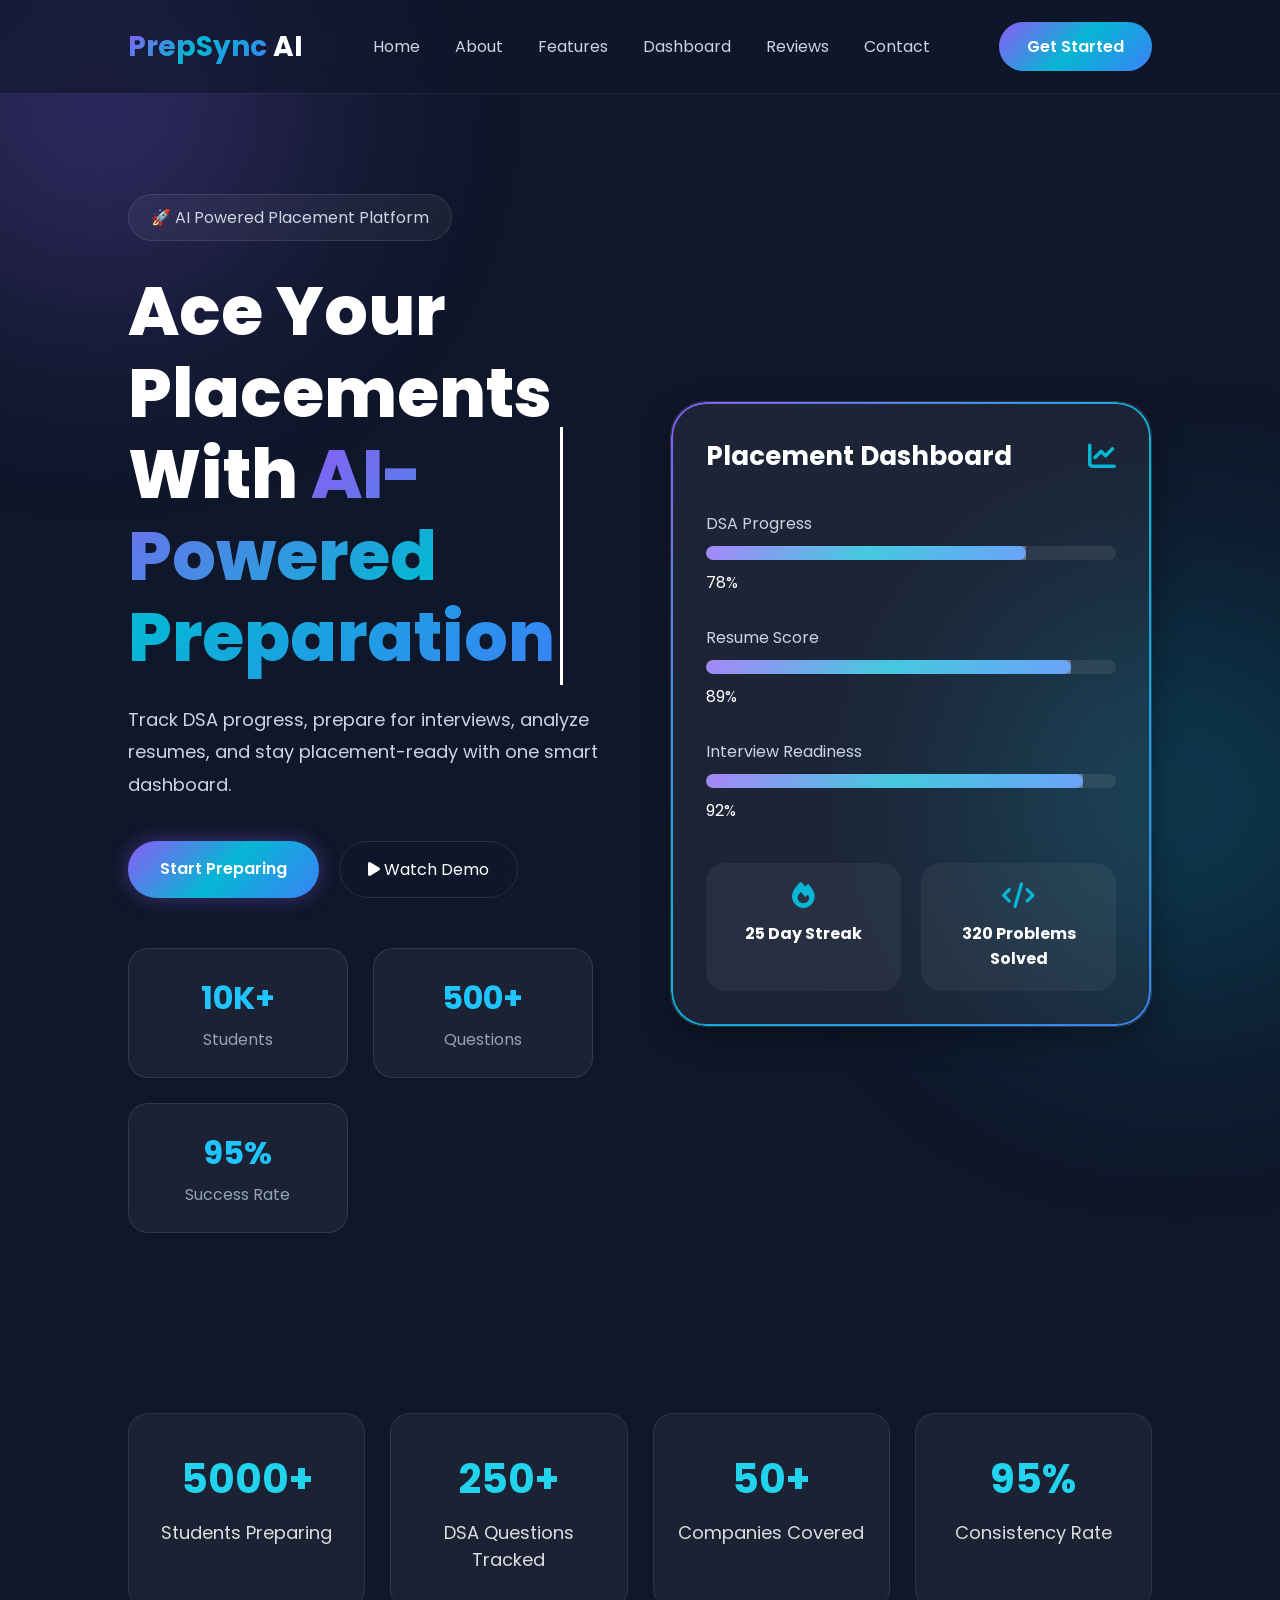
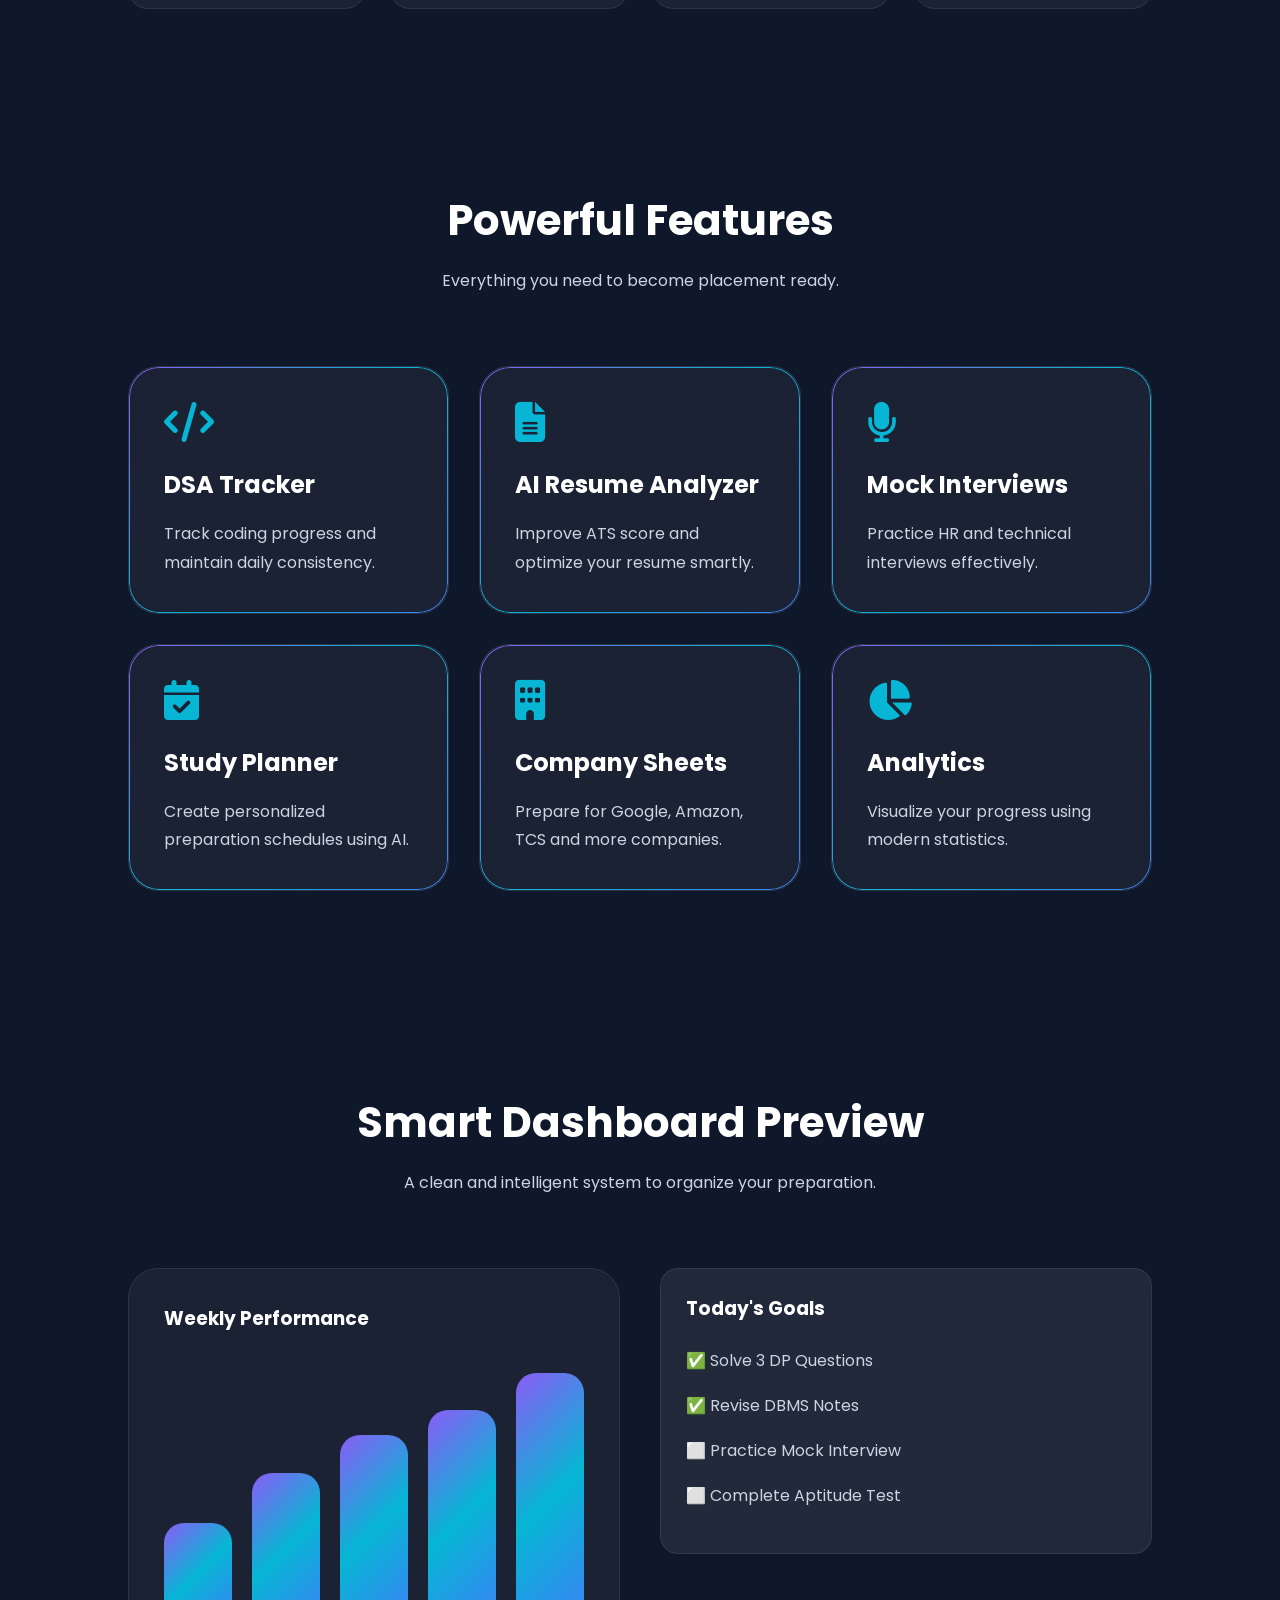
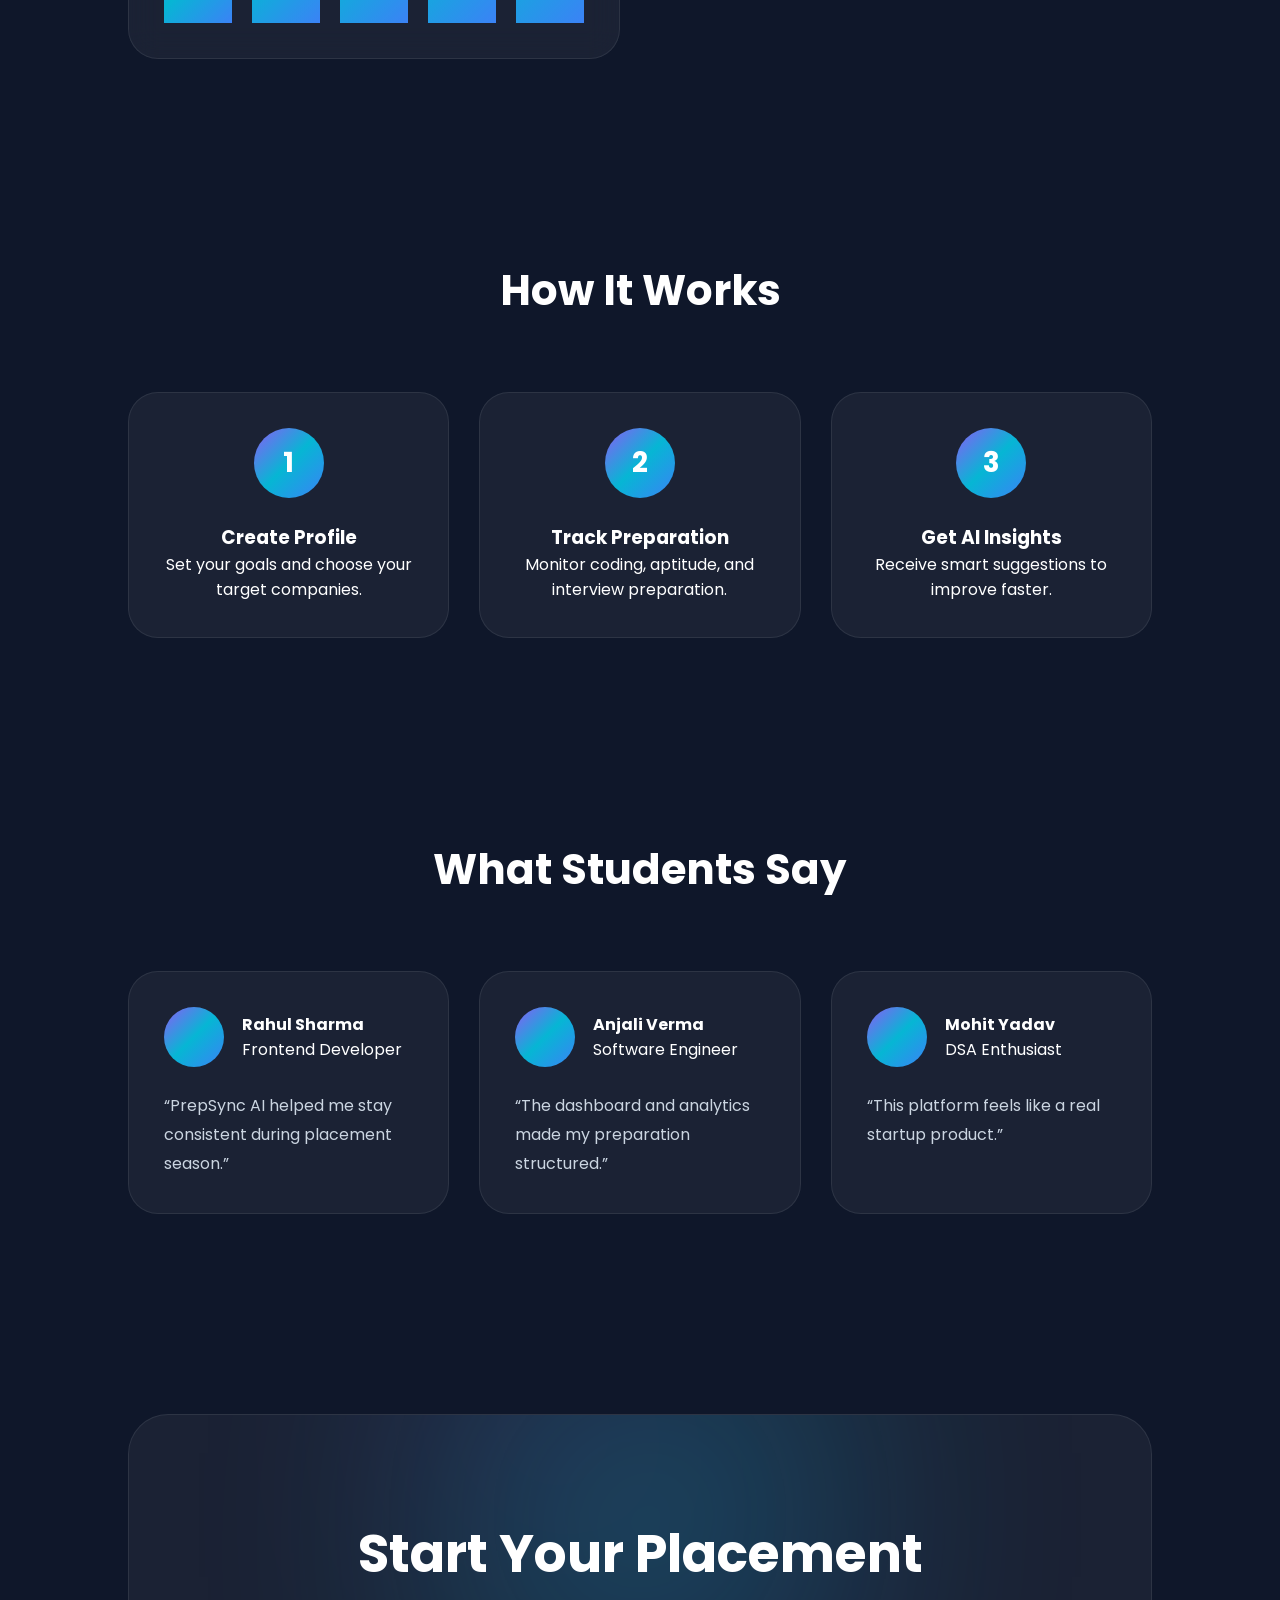
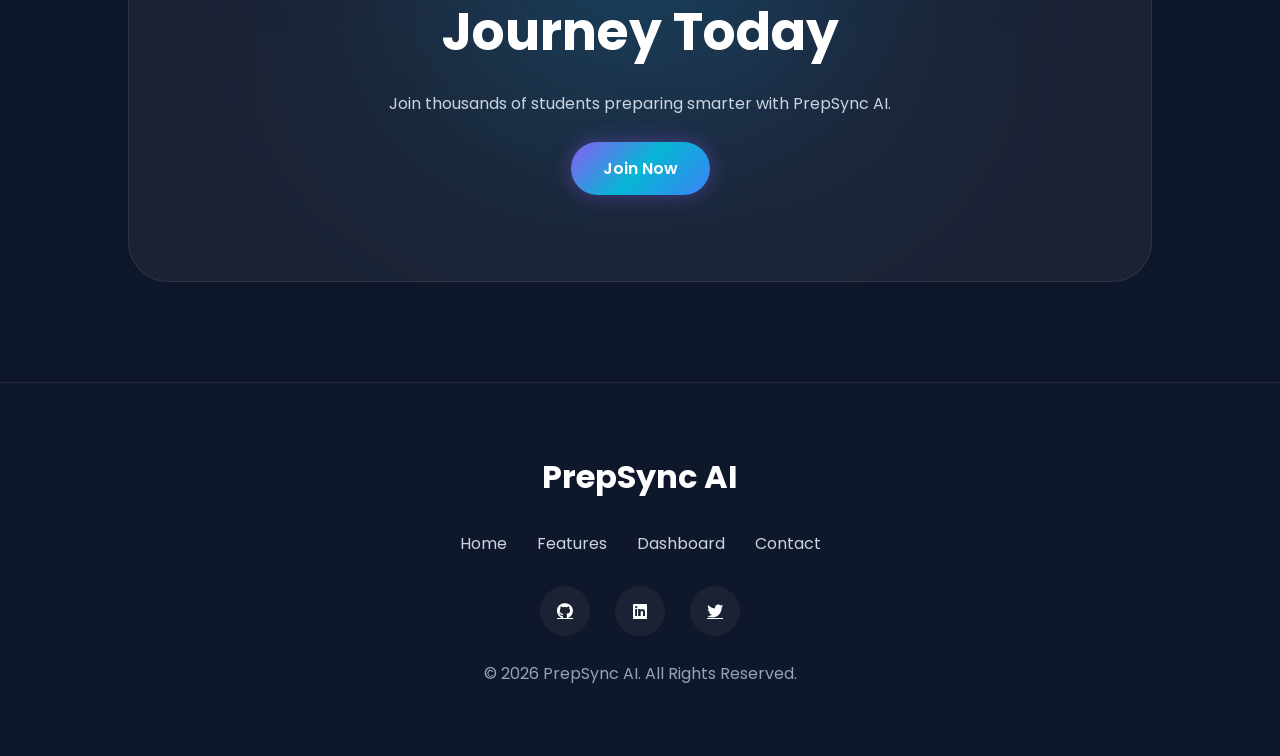
<file: index.html>
<!DOCTYPE html>
<html lang="en">
<head>
  <meta charset="UTF-8" />
  <meta name="viewport" content="width=device-width, initial-scale=1.0" />
  <title>PrepSync AI | Placement Preparation Dashboard</title>

  <!-- Google Font -->
  <link rel="preconnect" href="https://fonts.googleapis.com">
  <link rel="preconnect" href="https://fonts.gstatic.com" crossorigin>

  <link href="https://fonts.googleapis.com/css2?family=Poppins:wght@300;400;500;600;700;800&display=swap" rel="stylesheet">

  <!-- Font Awesome -->
  <link rel="stylesheet"
    href="https://cdnjs.cloudflare.com/ajax/libs/font-awesome/6.5.2/css/all.min.css"/>

  <link rel="stylesheet" href="style.css" />
</head>

<body>

  <!-- ================= NAVBAR ================= -->

  <header class="navbar">

    <div class="logo">
      <span>PrepSync</span> AI
    </div>

    <nav>
      <ul class="nav-links">
        <li><a href="#">Home</a></li>
        <li><a href="about.html">About</a></li>
        <li><a href="#features">Features</a></li>
        <li><a href="dashboard.html">Dashboard</a></li>
        <li><a href="#testimonials">Reviews</a></li>
        <li><a href="contact.html">Contact</a></li>
        
      </ul>
    </nav>

    <a href="#" class="nav-btn">Get Started</a>

  </header>

  <!-- ================= HERO SECTION ================= -->

  <section class="hero">

    <div class="hero-left">

      <div class="tag">
        🚀 AI Powered Placement Platform
      </div>

      <h1>
        Ace Your Placements With
        <span>AI-Powered Preparation</span>
      </h1>

      <p>
        Track DSA progress, prepare for interviews, analyze resumes,
        and stay placement-ready with one smart dashboard.
      </p>

      <div class="hero-buttons">
        <a href="#" class="primary-btn">Start Preparing</a>
        <a href="#" class="secondary-btn">
          <i class="fa-solid fa-play"></i> Watch Demo
        </a>
      </div>

      <div class="hero-stats">

        <div class="stat-box">
          <h3>10K+</h3>
          <span>Students</span>
        </div>

        <div class="stat-box">
          <h3>500+</h3>
          <span>Questions</span>
        </div>

        <div class="stat-box">
          <h3>95%</h3>
          <span>Success Rate</span>
        </div>

      </div>

    </div>

    <!-- RIGHT SIDE -->

    <div class="hero-right">

      <div class="dashboard-card main-card">

        <div class="dashboard-header">
          <h3>Placement Dashboard</h3>
          <i class="fa-solid fa-chart-line"></i>
        </div>

        <div class="progress-section">

          <div class="progress-card">
            <p>DSA Progress</p>

            <div class="progress-bar">
              <div class="progress-fill fill1"></div>
            </div>

            <span>78%</span>
          </div>

          <div class="progress-card">
            <p>Resume Score</p>

            <div class="progress-bar">
              <div class="progress-fill fill2"></div>
            </div>

            <span>89%</span>
          </div>

          <div class="progress-card">
            <p>Interview Readiness</p>

            <div class="progress-bar">
              <div class="progress-fill fill3"></div>
            </div>

            <span>92%</span>
          </div>

        </div>

        <div class="dashboard-bottom">

          <div class="mini-card">
            <i class="fa-solid fa-fire"></i>
            <h4>25 Day Streak</h4>
          </div>

          <div class="mini-card">
            <i class="fa-solid fa-code"></i>
            <h4>320 Problems Solved</h4>
          </div>

        </div>

      </div>

    </div>

  </section>
  <section class="stats-section">
    <div class="stats-container">

        <div class="stat-card">
            <h3>5000+</h3>
            <p>Students Preparing</p>
        </div>

        <div class="stat-card">
            <h3>250+</h3>
            <p>DSA Questions Tracked</p>
        </div>

        <div class="stat-card">
            <h3>50+</h3>
            <p>Companies Covered</p>
        </div>

        <div class="stat-card">
            <h3>95%</h3>
            <p>Consistency Rate</p>
        </div>

    </div>
</section>

  <!-- ================= FEATURES ================= -->

  <section class="features" id="features">

    <div class="section-title">
      <h2>Powerful Features</h2>
      <p>
        Everything you need to become placement ready.
      </p>
    </div>

    <div class="feature-grid">

      <div class="feature-card">
        <i class="fa-solid fa-code"></i>
        <h3>DSA Tracker</h3>
        <p>
          Track coding progress and maintain daily consistency.
        </p>
      </div>

      <div class="feature-card">
        <i class="fa-solid fa-file-lines"></i>
        <h3>AI Resume Analyzer</h3>
        <p>
          Improve ATS score and optimize your resume smartly.
        </p>
      </div>

      <div class="feature-card">
        <i class="fa-solid fa-microphone"></i>
        <h3>Mock Interviews</h3>
        <p>
          Practice HR and technical interviews effectively.
        </p>
      </div>

      <div class="feature-card">
        <i class="fa-solid fa-calendar-check"></i>
        <h3>Study Planner</h3>
        <p>
          Create personalized preparation schedules using AI.
        </p>
      </div>

      <div class="feature-card">
        <i class="fa-solid fa-building"></i>
        <h3>Company Sheets</h3>
        <p>
          Prepare for Google, Amazon, TCS and more companies.
        </p>
      </div>

      <div class="feature-card">
        <i class="fa-solid fa-chart-pie"></i>
        <h3>Analytics</h3>
        <p>
          Visualize your progress using modern statistics.
        </p>
      </div>

    </div>

  </section>

  <!-- ================= DASHBOARD PREVIEW ================= -->

  <section class="dashboard-preview" id="dashboard">

    <div class="section-title">
      <h2>Smart Dashboard Preview</h2>
      <p>
        A clean and intelligent system to organize your preparation.
      </p>
    </div>

    <div class="preview-container">

      <div class="preview-left">

        <div class="preview-box">
          <h3>Weekly Performance</h3>

          <div class="graph">
            <div class="bar bar1"></div>
            <div class="bar bar2"></div>
            <div class="bar bar3"></div>
            <div class="bar bar4"></div>
            <div class="bar bar5"></div>
          </div>

        </div>

      </div>

      <div class="preview-right">

        <div class="task-card">
          <h3>Today's Goals</h3>

          <ul>
            <li>✅ Solve 3 DP Questions</li>
            <li>✅ Revise DBMS Notes</li>
            <li>⬜ Practice Mock Interview</li>
            <li>⬜ Complete Aptitude Test</li>
          </ul>
        </div>

      </div>

    </div>

  </section>

  <!-- ================= HOW IT WORKS ================= -->

  <section class="how-it-works">

    <div class="section-title">
      <h2>How It Works</h2>
    </div>

    <div class="steps-container">

      <div class="step-card">
        <div class="step-number">1</div>
        <h3>Create Profile</h3>
        <p>
          Set your goals and choose your target companies.
        </p>
      </div>

      <div class="step-card">
        <div class="step-number">2</div>
        <h3>Track Preparation</h3>
        <p>
          Monitor coding, aptitude, and interview preparation.
        </p>
      </div>

      <div class="step-card">
        <div class="step-number">3</div>
        <h3>Get AI Insights</h3>
        <p>
          Receive smart suggestions to improve faster.
        </p>
      </div>

    </div>

  </section>

  <!-- ================= TESTIMONIALS ================= -->

  <section class="testimonials" id="testimonials">

    <div class="section-title">
      <h2>What Students Say</h2>
    </div>

    <div class="testimonial-grid">

      <div class="testimonial-card">

        <div class="profile">
          <div class="profile-circle"></div>

          <div>
            <h4>Rahul Sharma</h4>
            <span>Frontend Developer</span>
          </div>
        </div>

        <p>
          “PrepSync AI helped me stay consistent during placement season.”
        </p>

      </div>

      <div class="testimonial-card">

        <div class="profile">
          <div class="profile-circle"></div>

          <div>
            <h4>Anjali Verma</h4>
            <span>Software Engineer</span>
          </div>
        </div>

        <p>
          “The dashboard and analytics made my preparation structured.”
        </p>

      </div>

      <div class="testimonial-card">

        <div class="profile">
          <div class="profile-circle"></div>

          <div>
            <h4>Mohit Yadav</h4>
            <span>DSA Enthusiast</span>
          </div>
        </div>

        <p>
          “This platform feels like a real startup product.”
        </p>

      </div>

    </div>

  </section>

  <!-- ================= CTA SECTION ================= -->

  <section class="cta">

    <h2>
      Start Your Placement Journey Today
    </h2>

    <p>
      Join thousands of students preparing smarter with PrepSync AI.
    </p>

    <a href="#" class="primary-btn">
      Join Now
    </a>

  </section>

  <!-- ================= FOOTER ================= -->

  <footer id="contact">

    <div class="footer-logo">
      PrepSync AI
    </div>

    <div class="footer-links">
      <a href="#">Home</a>
      <a href="#">Features</a>
      <a href="#">Dashboard</a>
      <a href="#">Contact</a>
    </div>

    <div class="social-icons">

      <a href="#"><i class="fa-brands fa-github"></i></a>

      <a href="#"><i class="fa-brands fa-linkedin"></i></a>

      <a href="#"><i class="fa-brands fa-twitter"></i></a>

    </div>

    <p class="copyright">
      © 2026 PrepSync AI. All Rights Reserved.
    </p>

  </footer>

</body>
</html>
</file>
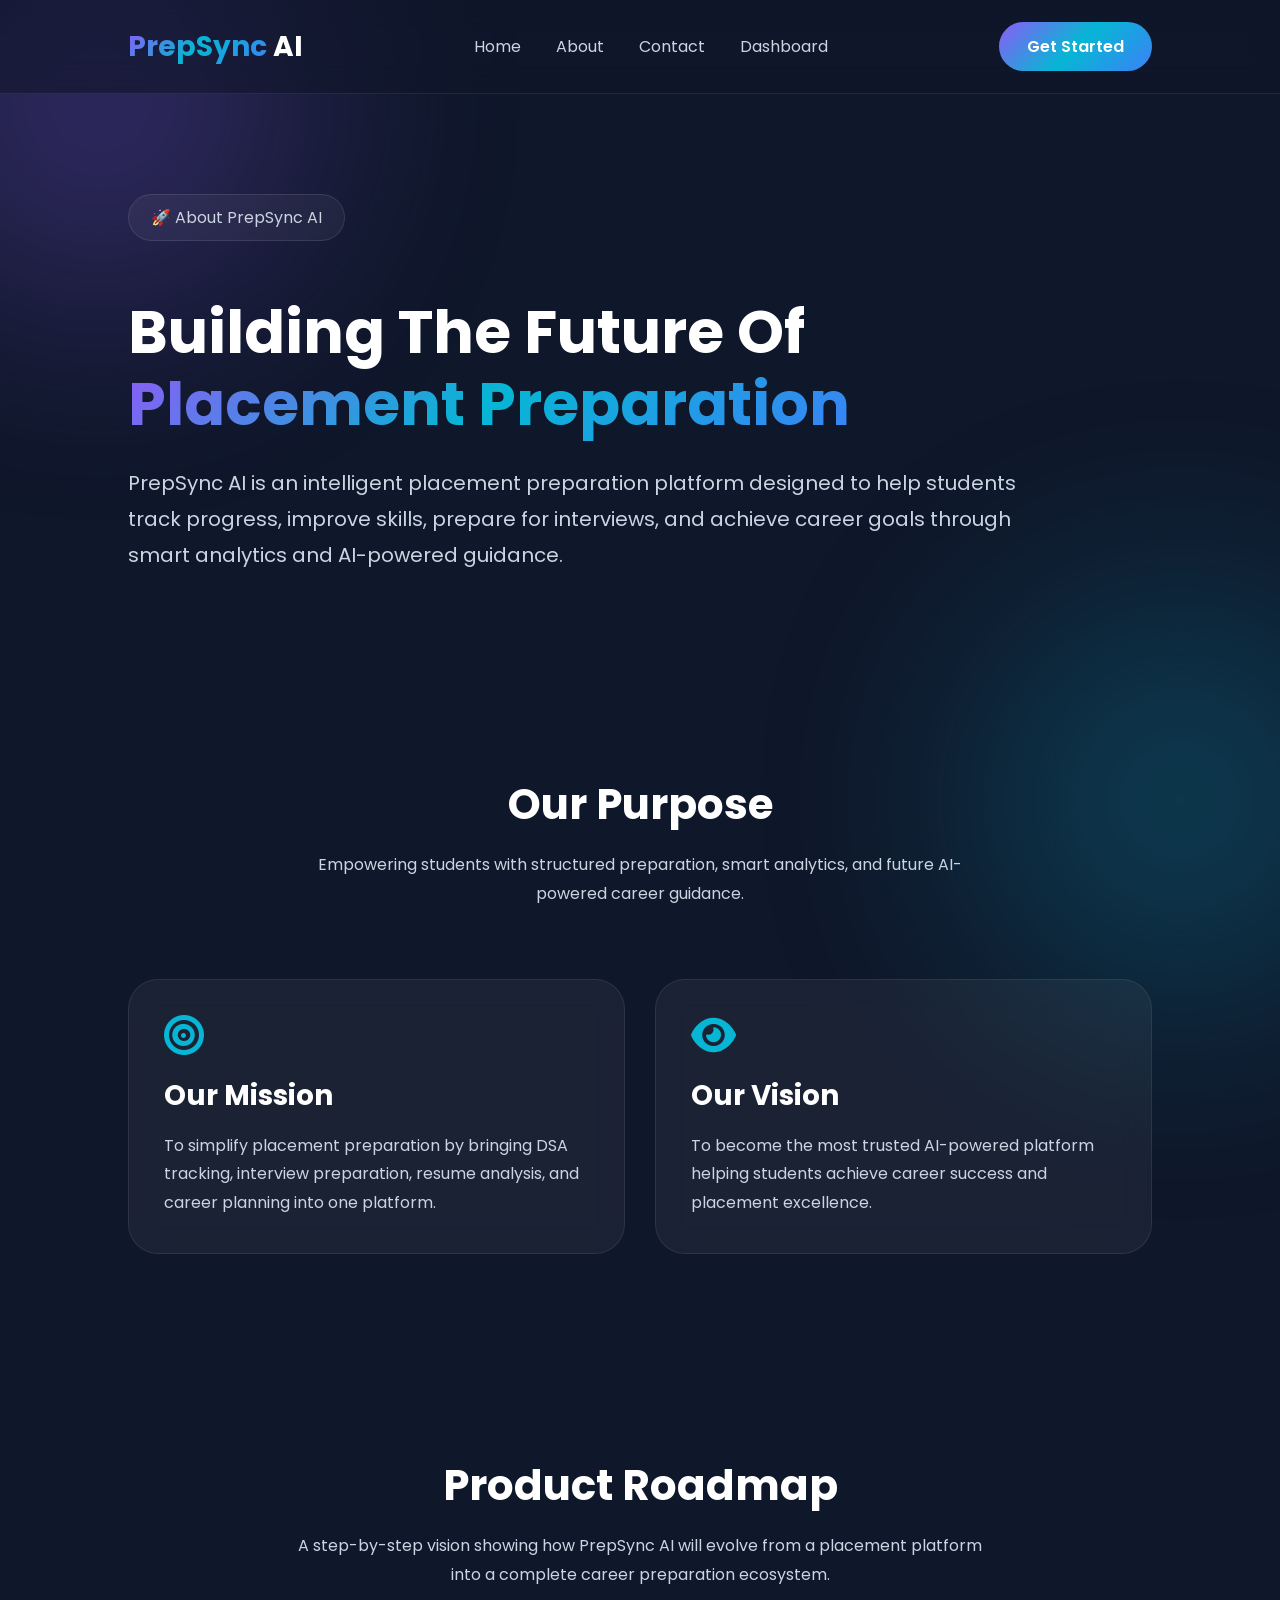
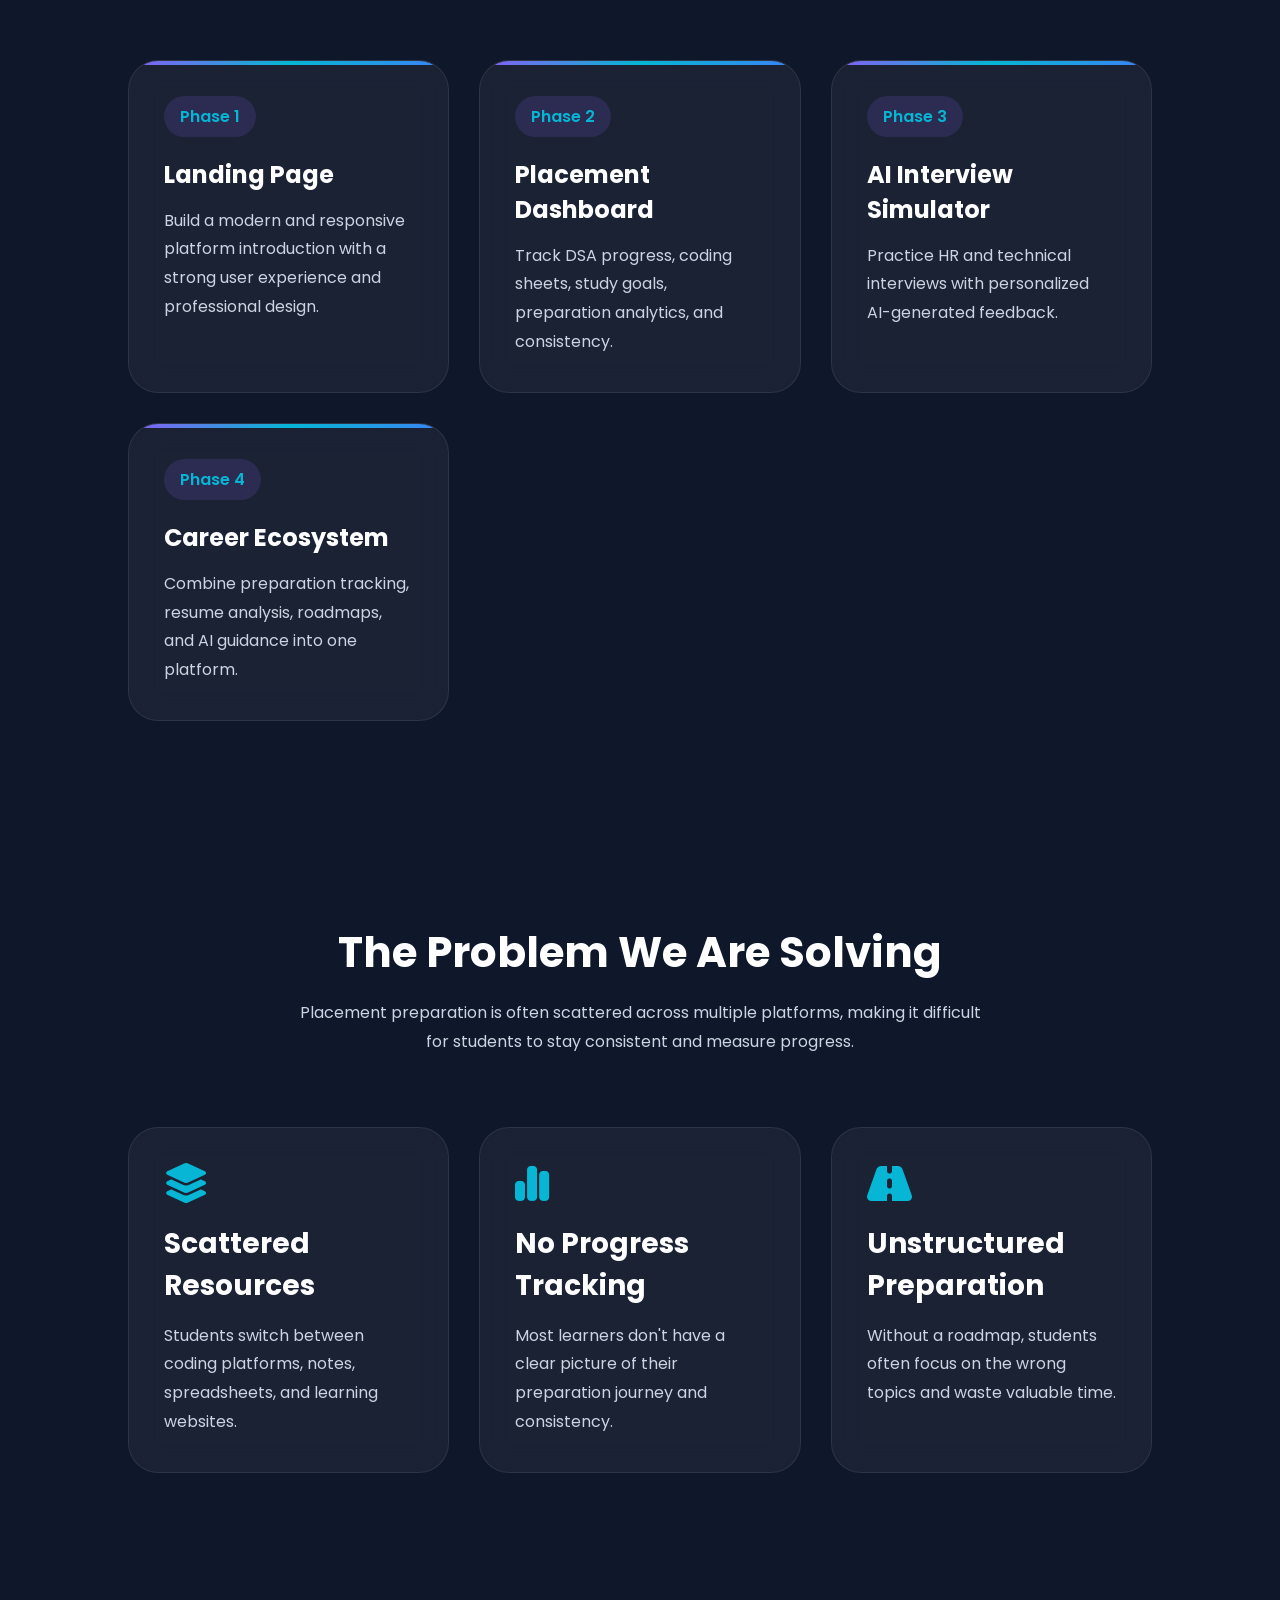
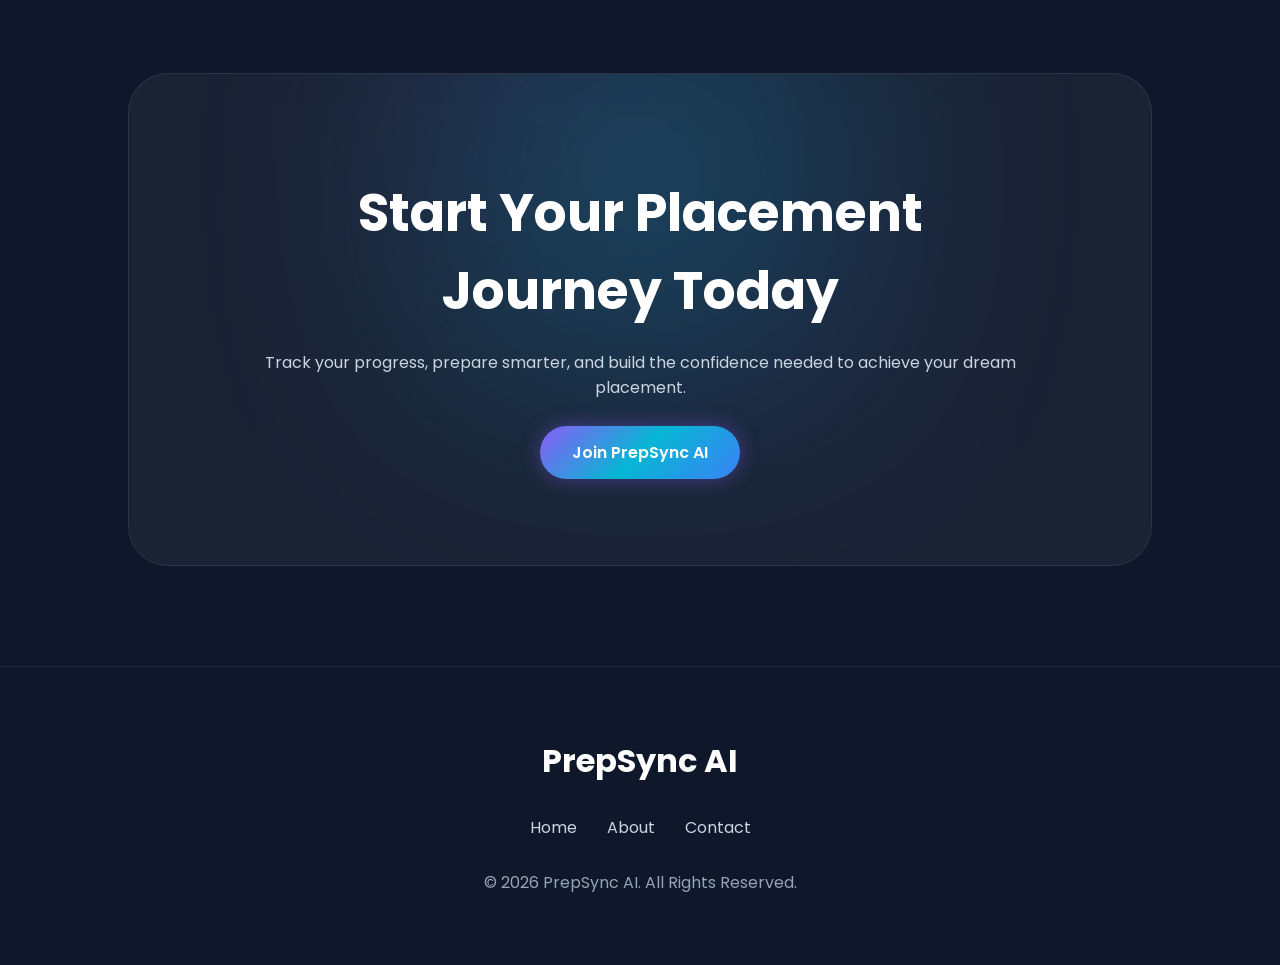
<file: about.html>
<!DOCTYPE html>
<html lang="en">
<head>
    <meta charset="UTF-8">
    <meta name="viewport" content="width=device-width, initial-scale=1.0">
    <title>About | PrepSync AI</title>

    <!-- Google Font -->
    <link rel="preconnect" href="https://fonts.googleapis.com">
    <link rel="preconnect" href="https://fonts.gstatic.com" crossorigin>

    <link href="https://fonts.googleapis.com/css2?family=Poppins:wght@300;400;500;600;700;800&display=swap" rel="stylesheet">

    <!-- Font Awesome -->
    <link rel="stylesheet"
    href="https://cdnjs.cloudflare.com/ajax/libs/font-awesome/6.5.2/css/all.min.css"/>

    <link rel="stylesheet" href="style.css">
</head>

<body>
<header class="navbar">

    <div class="logo">
        <span>PrepSync</span> AI
    </div>

    <nav>
        <ul class="nav-links">

            <li>
                <a href="index.html">Home</a>
            </li>

            <li>
                <a href="about.html">About</a>
            </li>

            <li>
                <a href="contact.html">Contact</a>
            </li>
            <li>
                <a href="dashboard.html">Dashboard</a>
            </li>

        </ul>
    </nav>

    <a href="contact.html" class="nav-btn">
        Get Started
    </a>

</header>
<section class="about-hero">

    <div class="about-hero-content">

        <div class="tag">
            🚀 About PrepSync AI
        </div>

        <h1>
            Building The Future Of
            <span>Placement Preparation</span>
        </h1>

        <p>
            PrepSync AI is an intelligent placement preparation platform
            designed to help students track progress, improve skills,
            prepare for interviews, and achieve career goals through
            smart analytics and AI-powered guidance.
        </p>

    </div>

</section>
<section class="mission-vision">

    <div class="section-title">
        <h2>Our Purpose</h2>
        <p>
            Empowering students with structured preparation,
            smart analytics, and future AI-powered career guidance.
        </p>
    </div>

    <div class="purpose-grid">

        <div class="purpose-card">

            <i class="fa-solid fa-bullseye"></i>

            <h3>Our Mission</h3>

            <p>
                To simplify placement preparation by bringing
                DSA tracking, interview preparation, resume
                analysis, and career planning into one platform.
            </p>

        </div>

        <div class="purpose-card">

            <i class="fa-solid fa-eye"></i>

            <h3>Our Vision</h3>

            <p>
                To become the most trusted AI-powered platform
                helping students achieve career success and
                placement excellence.
            </p>

        </div>

    </div>

</section>
<section class="roadmap">

    <div class="section-title">

        <h2>Product Roadmap</h2>

        <p>
            A step-by-step vision showing how PrepSync AI
            will evolve from a placement platform into a
            complete career preparation ecosystem.
        </p>

    </div>

    <div class="roadmap-container">

        <div class="roadmap-item">

            <div class="roadmap-year">Phase 1</div>

            <h3>Landing Page</h3>

            <p>
                Build a modern and responsive platform
                introduction with a strong user experience
                and professional design.
            </p>

        </div>

        <div class="roadmap-item">

            <div class="roadmap-year">Phase 2</div>

            <h3>Placement Dashboard</h3>

            <p>
                Track DSA progress, coding sheets,
                study goals, preparation analytics,
                and consistency.
            </p>

        </div>

        <div class="roadmap-item">

            <div class="roadmap-year">Phase 3</div>

            <h3>AI Interview Simulator</h3>

            <p>
                Practice HR and technical interviews
                with personalized AI-generated feedback.
            </p>

        </div>

        <div class="roadmap-item">

            <div class="roadmap-year">Phase 4</div>

            <h3>Career Ecosystem</h3>

            <p>
                Combine preparation tracking,
                resume analysis, roadmaps,
                and AI guidance into one platform.
            </p>

        </div>

    </div>

</section>
<section class="problem-section">

    <div class="section-title">

        <h2>The Problem We Are Solving</h2>

        <p>
            Placement preparation is often scattered across multiple
            platforms, making it difficult for students to stay
            consistent and measure progress.
        </p>

    </div>

    <div class="problem-grid">

        <div class="problem-card">

            <i class="fa-solid fa-layer-group"></i>

            <h3>Scattered Resources</h3>

            <p>
                Students switch between coding platforms,
                notes, spreadsheets, and learning websites.
            </p>

        </div>

        <div class="problem-card">

            <i class="fa-solid fa-chart-simple"></i>

            <h3>No Progress Tracking</h3>

            <p>
                Most learners don't have a clear picture
                of their preparation journey and consistency.
            </p>

        </div>

        <div class="problem-card">

            <i class="fa-solid fa-road"></i>

            <h3>Unstructured Preparation</h3>

            <p>
                Without a roadmap, students often focus
                on the wrong topics and waste valuable time.
            </p>

        </div>

    </div>

</section>
<section class="cta">

    <h2>
        Start Your Placement Journey Today
    </h2>

    <p>
        Track your progress, prepare smarter, and build
        the confidence needed to achieve your dream placement.
    </p>

    <a href="contact.html" class="primary-btn">
        Join PrepSync AI
    </a>

</section>
<footer>

    <div class="footer-logo">
        PrepSync AI
    </div>

    <div class="footer-links">

        <a href="index.html">Home</a>
        <a href="about.html">About</a>
        <a href="contact.html">Contact</a>

    </div>

    <p class="copyright">
        © 2026 PrepSync AI. All Rights Reserved.
    </p>

</footer>
</body>
</html>
</file>
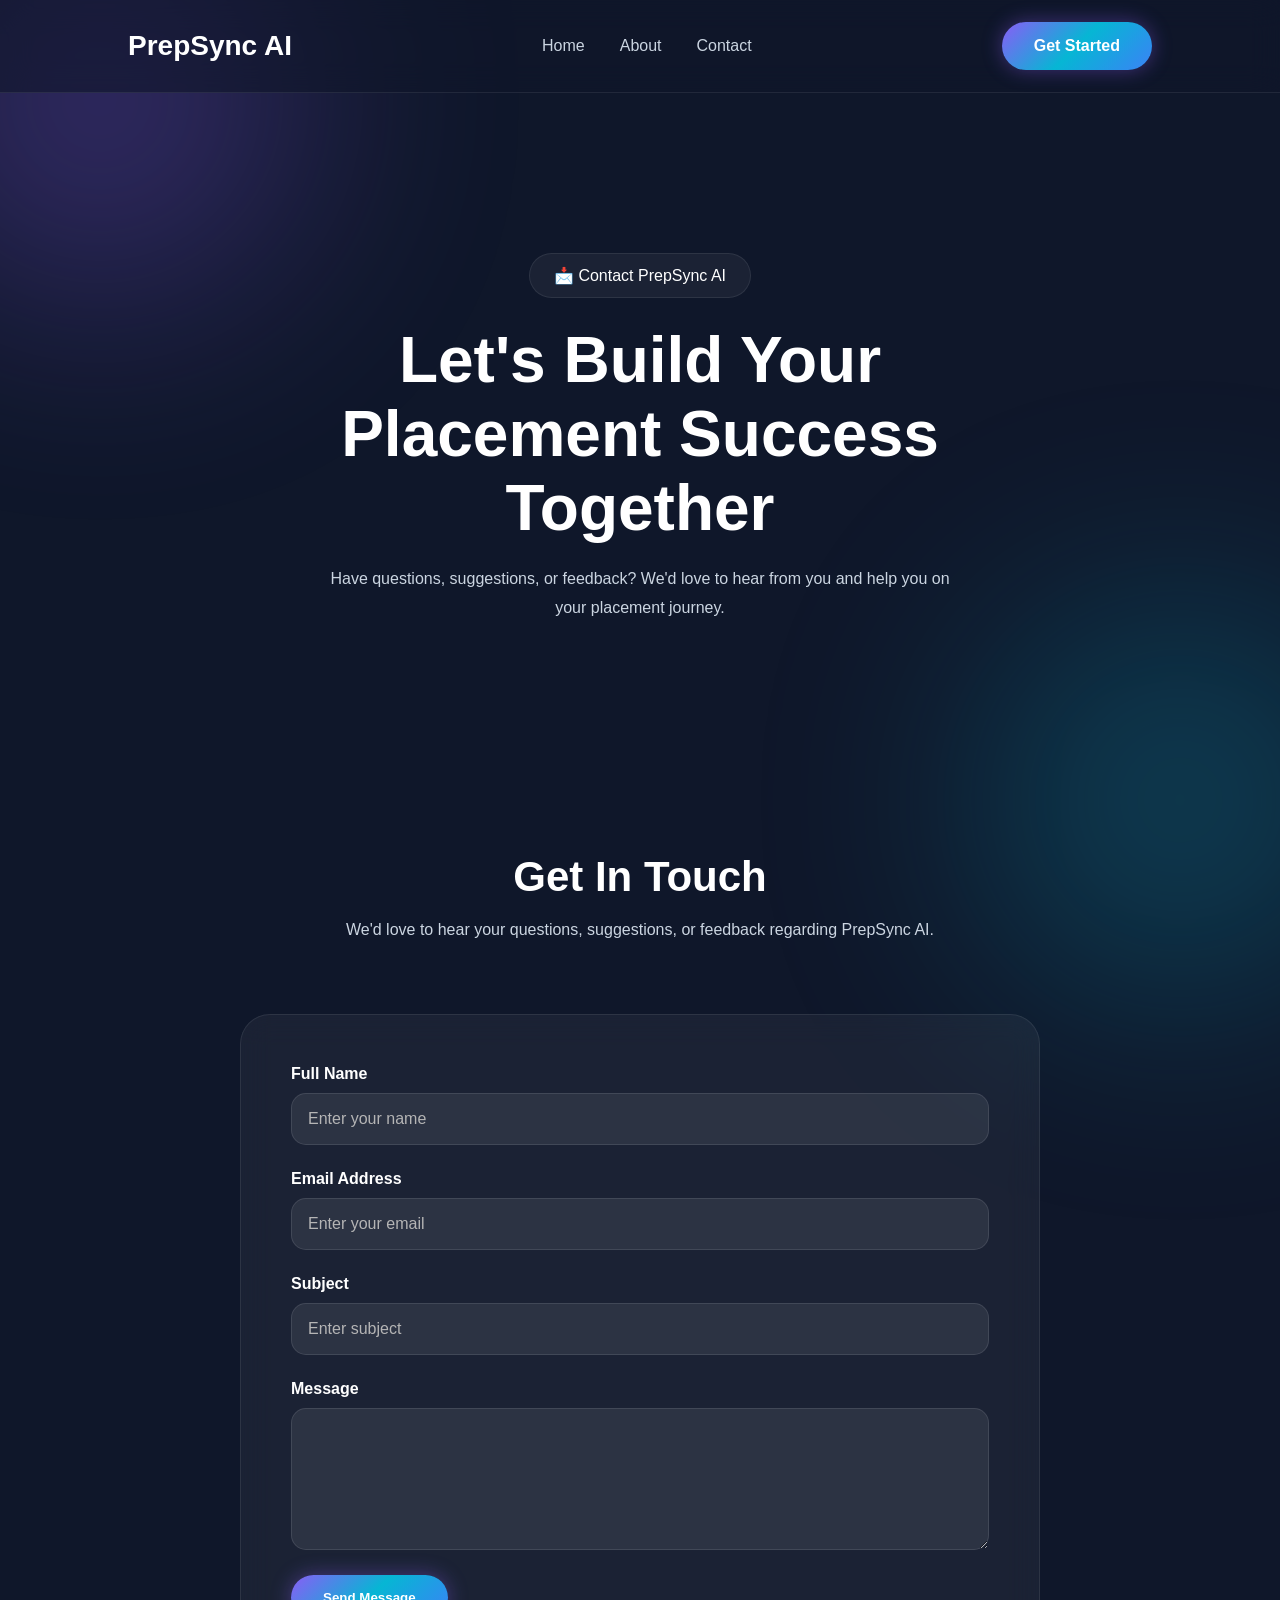
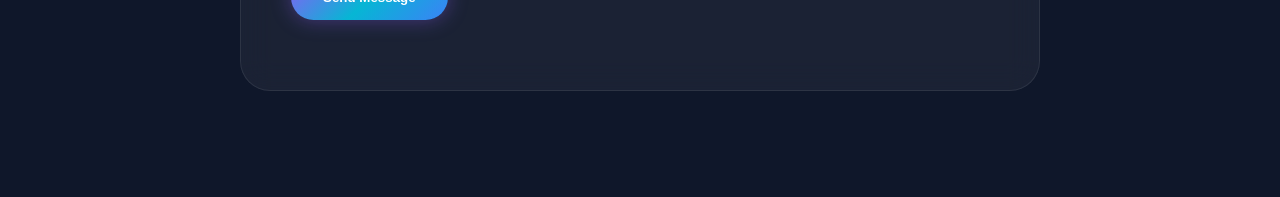
<file: contact.html>
<!DOCTYPE html>
<html lang="en">
<head>
    <meta charset="UTF-8">
    <meta name="viewport" content="width=device-width, initial-scale=1.0">
    <title>Contact | PrepSync AI</title>

    <link rel="stylesheet" href="style.css">

    <link
    rel="stylesheet"
    href="https://cdnjs.cloudflare.com/ajax/libs/font-awesome/6.5.1/css/all.min.css">
</head>

<body>
    <!-- NAVBAR -->

<header class="navbar">

    <div class="logo">
        PrepSync AI
    </div>

    <nav>

        <ul class="nav-links">

            <li><a href="index.html">Home</a></li>

            <li><a href="about.html">About</a></li>

            <li><a href="contact.html">Contact</a></li>

        </ul>

    </nav>

    <a href="contact.html" class="primary-btn">
        Get Started
    </a>

</header>


<!-- CONTACT HERO -->

<section class="contact-hero">

    <div class="contact-badge">

        📩 Contact PrepSync AI

    </div>

    <h1>

        Let's Build Your Placement Success Together

    </h1>

    <p>

        Have questions, suggestions, or feedback?
        We'd love to hear from you and help you on your placement journey.

    </p>

</section>
<section class="contact-section">

    <div class="section-title">

        <h2>Get In Touch</h2>

        <p>
            We'd love to hear your questions, suggestions,
            or feedback regarding PrepSync AI.
        </p>

    </div>

    <div class="contact-container">

        <form id="contactForm">

            <div class="input-group">

                <label>Full Name</label>

                <input
                type="text"
                id="name"
                placeholder="Enter your name">

            </div>

            <div class="input-group">

                <label>Email Address</label>

                <input
                type="email"
                id="email"
                placeholder="Enter your email">

            </div>

            <div class="input-group">

                <label>Subject</label>

                <input
                type="text"
                id="subject"
                placeholder="Enter subject">

            </div>

            <div class="input-group">

                <label>Message</label>

                <textarea
                id="message"
                rows="6"
                placeholder="Write your message">
                </textarea>

            </div>

            <button type="submit" class="primary-btn">
                Send Message
            </button>

            <p id="formMessage"></p>

        </form>

    </div>

</section>
<script src="script.js"></script>
</body>
</html>
</file>
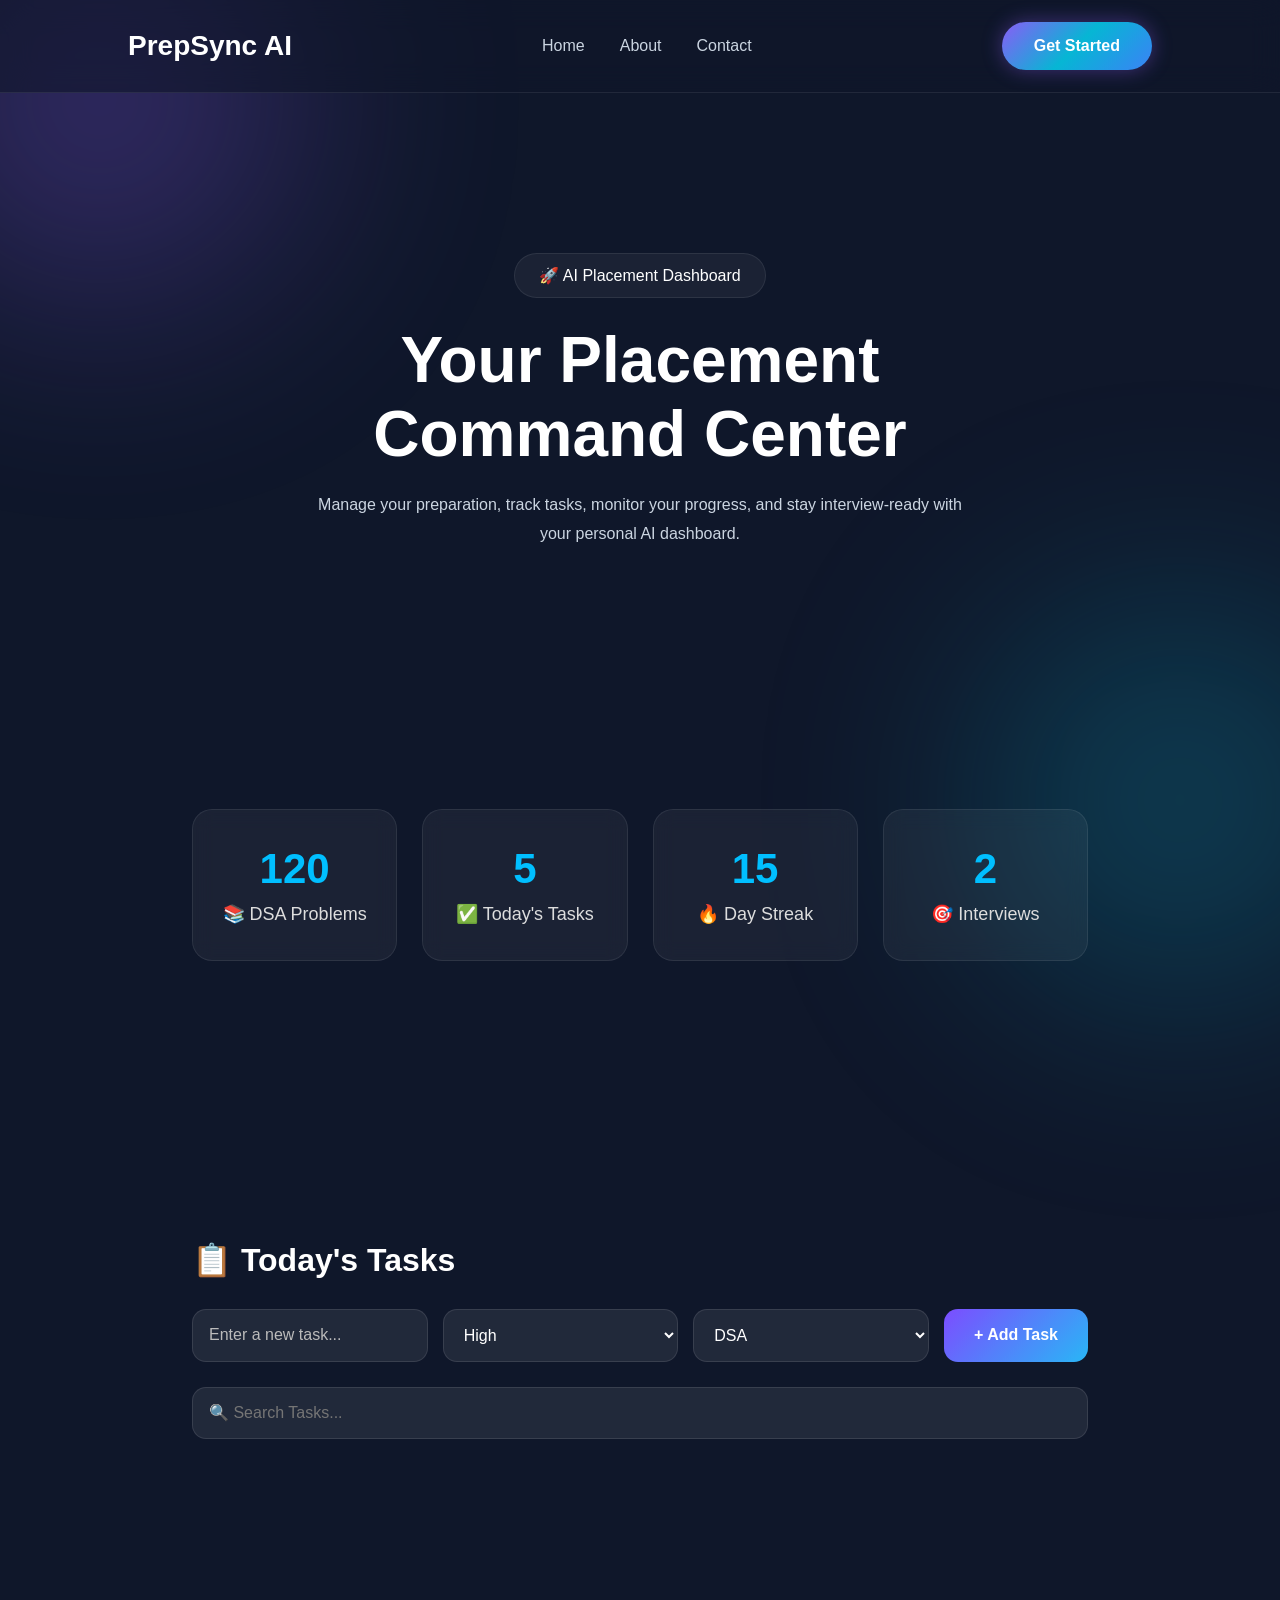
<file: dashboard.html>
<!DOCTYPE html>
<html lang="en">
<head>
    <meta charset="UTF-8">
    <meta name="viewport" content="width=device-width, initial-scale=1.0">
   <title>Dashboard | PrepSync AI</title>

    <link rel="stylesheet" href="style.css">

    <link
    rel="stylesheet"
    href="https://cdnjs.cloudflare.com/ajax/libs/font-awesome/6.5.1/css/all.min.css">
</head>

<body>
    <!-- NAVBAR -->

<header class="navbar">

    <div class="logo">
        PrepSync AI
    </div>

    <nav>

        <ul class="nav-links">

            <li><a href="index.html">Home</a></li>

            <li><a href="about.html">About</a></li>

            <li><a href="contact.html">Contact</a></li>

        </ul>

    </nav>

    <a href="contact.html" class="primary-btn">
        Get Started
    </a>

</header>


<!-- CONTACT HERO -->

<section class="contact-hero">

   <div class="contact-badge">
    🚀 AI Placement Dashboard
</div>
<h1>
    Your Placement Command Center
</h1>

  <p>
    Manage your preparation, track tasks, monitor your progress,
    and stay interview-ready with your personal AI dashboard.
</p>

</section>
<section class="dashboard-stats">

    <div class="stat-card">
        <h2>120</h2>
        <p>📚 DSA Problems</p>
    </div>

    <div class="stat-card">
        <h2>5</h2>
        <p>✅ Today's Tasks</p>
    </div>

    <div class="stat-card">
        <h2>15</h2>
        <p>🔥 Day Streak</p>
    </div>

    <div class="stat-card">
        <h2>2</h2>
        <p>🎯 Interviews</p>
    </div>

</section>
<!-- ================= TASK MANAGER ================= -->

<section class="task-manager">

    <h2>📋 Today's Tasks</h2>

    <div class="task-controls">

        <input
            type="text"
            id="taskInput"
            placeholder="Enter a new task..."
        >

        <select id="priority">
            <option>High</option>
            <option>Medium</option>
            <option>Low</option>
        </select>

        <select id="category">
            <option>DSA</option>
            <option>Development</option>
            <option>Aptitude</option>
            <option>Interview</option>
            <option>Projects</option>
        </select>

        <button id="addTaskBtn">
            + Add Task
        </button>

    </div>

    <div class="task-search">

        <input
            type="text"
            id="searchTask"
            placeholder="🔍 Search Tasks..."
        >

    </div>

    <div id="taskList">

    </div>

</section>

<script src="script.js"></script>
<script src="dashboard.js"></script>
</body>
</html>
</file>
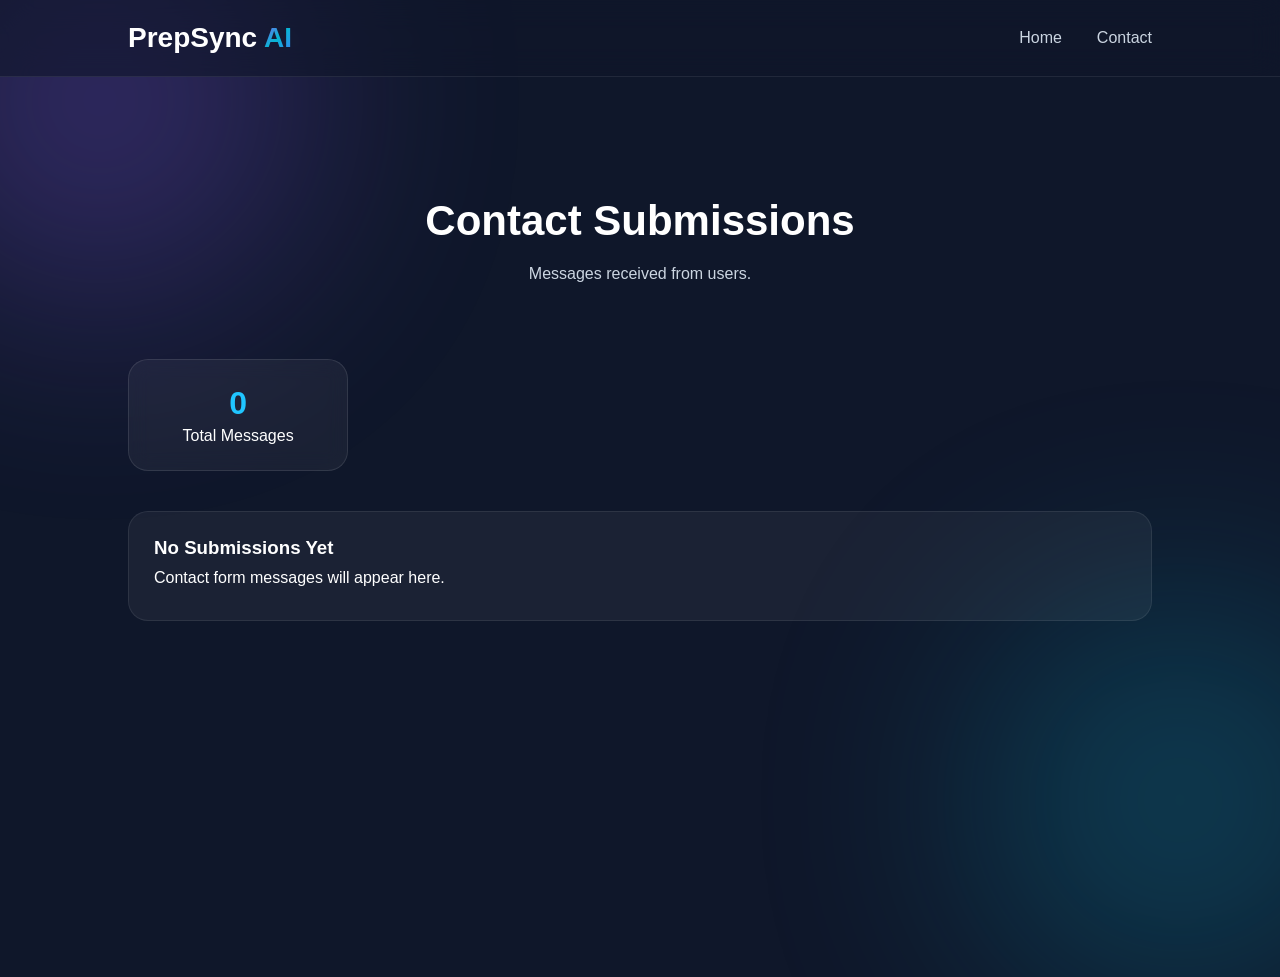
<file: submissions.html>
<!DOCTYPE html>
<html lang="en">
<head>
    <meta charset="UTF-8">
    <meta name="viewport" content="width=device-width, initial-scale=1.0">
    <title>Submissions | PrepSync AI</title>

    <link rel="stylesheet" href="style.css">
</head>

<body>

    <!-- Navbar -->
    <nav class="navbar">
        <div class="logo">PrepSync <span>AI</span></div>

        <ul class="nav-links">
            <li><a href="index.html">Home</a></li>
            <li><a href="contact.html">Contact</a></li>
        </ul>
    </nav>

    <!-- Hero -->
    <section class="submissions-section">

        <div class="section-title">
            <h2>Contact Submissions</h2>
            <p>Messages received from users.</p>
        </div>

        <div class="submission-stats">
            <div class="stat-box">
                <h3 id="totalMessages">0</h3>
                <p>Total Messages</p>
            </div>
        </div>

        <div id="submissionsContainer"></div>

    </section>

    <script src="script.js"></script>

</body>
</html>
</file>
<file: style.css>
/* =========================
   GLOBAL STYLES
========================= */

*{
    margin:0;
    padding:0;
    box-sizing:border-box;
    scroll-behavior:smooth;
}

:root{

    --bg-color:#0f172a;
    --secondary-bg:#111827;
    --card-bg:rgba(255,255,255,0.05);

    --primary:#8b5cf6;
    --secondary:#06b6d4;
    --blue:#3b82f6;

    --white:#ffffff;
    --light:#cbd5e1;
    --gray:#94a3b8;

    --border:rgba(255,255,255,0.1);

    --shadow:0 10px 30px rgba(0,0,0,0.35);

    --gradient:linear-gradient(
        135deg,
        #8b5cf6,
        #06b6d4,
        #3b82f6
    );
}

body{
    font-family:'Poppins',sans-serif;
    background:var(--bg-color);
    color:var(--white);
    overflow-x:hidden;
    position:relative;
}

/* =========================
   BACKGROUND GLOW EFFECTS
========================= */

body::before,
body::after{
    content:'';
    position:fixed;
    width:400px;
    height:400px;
    border-radius:50%;
    filter:blur(120px);
    z-index:-1;
}

body::before{
    background:#8b5cf6;
    top:-100px;
    left:-100px;
    opacity:0.3;
}

body::after{
    background:#06b6d4;
    bottom:-100px;
    right:-100px;
    opacity:0.25;
}

/* =========================
   REUSABLE
========================= */

section{
    padding:100px 10%;
}

.section-title{
    text-align:center;
    margin-bottom:70px;
}

.section-title h2{
    font-size:42px;
    margin-bottom:15px;
    font-weight:700;
}

.section-title p{
    color:var(--light);
    max-width:700px;
    margin:auto;
    line-height:1.8;
}

.primary-btn{
    padding:15px 32px;
    background:var(--gradient);
    border:none;
    border-radius:50px;
    color:white;
    font-weight:600;
    text-decoration:none;
    transition:0.4s ease;
    box-shadow:0 0 20px rgba(139,92,246,0.4);
    position:relative;
    overflow:hidden;
}

.primary-btn:hover{
    transform:translateY(-5px) scale(1.03);
    box-shadow:0 0 40px rgba(139,92,246,0.6);
}

.secondary-btn{
    padding:15px 28px;
    border-radius:50px;
    border:1px solid var(--border);
    text-decoration:none;
    color:white;
    transition:0.4s ease;
    backdrop-filter:blur(10px);
}

.secondary-btn:hover{
    background:rgba(255,255,255,0.05);
    transform:translateY(-5px);
}

/* =========================
   NAVBAR
========================= */

.navbar{
    width:100%;
    padding:22px 10%;
    display:flex;
    justify-content:space-between;
    align-items:center;
    position:sticky;
    top:0;
    z-index:999;

    background:rgba(15,23,42,0.6);
    backdrop-filter:blur(15px);
    border-bottom:1px solid rgba(255,255,255,0.08);
}

.logo{
    font-size:28px;
    font-weight:700;
    color:white;
}

.logo span{
    background:var(--gradient);
    -webkit-background-clip:text;
    -webkit-text-fill-color:transparent;
}

.nav-links{
    display:flex;
    gap:35px;
    list-style:none;
}
.nav-links a{
    transition: all 0.3s ease;
}

.nav-links a:hover{
    color:#22d3ee;
}

.nav-links a{
    text-decoration:none;
    color:var(--light);
    transition:0.3s ease;
    position:relative;
}

.nav-links a:hover{
    color:white;
}

.nav-links a::after{
    content:'';
    position:absolute;
    left:0;
    bottom:-6px;
    width:0%;
    height:2px;
    background:var(--gradient);
    transition:0.4s ease;
}

.nav-links a:hover::after{
    width:100%;
}

.nav-btn{
    padding:12px 28px;
    background:var(--gradient);
    border-radius:50px;
    color:white;
    text-decoration:none;
    font-weight:600;
    transition:0.4s ease;
}

.nav-btn:hover{
    transform:translateY(-3px);
}

/* =========================
   HERO SECTION
========================= */

.hero{
    min-height:100vh;
    display:flex;
    align-items:center;
    justify-content:space-between;
    gap:60px;
    position:relative;
}

.hero-left{
    flex:1;
}

.tag{
    display:inline-block;
    padding:10px 22px;
    border-radius:40px;
    background:rgba(255,255,255,0.05);
    border:1px solid rgba(255,255,255,0.1);
    margin-bottom:30px;
    color:var(--light);
    backdrop-filter:blur(10px);
}

.hero-left h1{
    font-size:68px;
    line-height:1.2;
    margin-bottom:25px;
    font-weight:800;
}

.hero-left h1 span{
    background:var(--gradient);
    -webkit-background-clip:text;
    -webkit-text-fill-color:transparent;

    position:relative;
}

/* TYPEWRITER EFFECT */

.hero-left h1 span::after{
    content:'';
    position:absolute;
    right:-8px;
    top:0;
    width:3px;
    height:100%;
    background:white;
    animation:blink 0.7s infinite;
}

@keyframes blink{
    50%{
        opacity:0;
    }
}

.hero-left p{
    font-size:18px;
    color:var(--light);
    line-height:1.8;
    margin-bottom:40px;
    max-width:650px;
}

.hero-buttons{
    display:flex;
    gap:20px;
    margin-bottom:50px;
}

.hero-stats{
    display:flex;
    gap:25px;
    flex-wrap:wrap;
}

.stat-box{
    padding:20px 28px;
    border-radius:20px;

    background:rgba(255,255,255,0.05);

    border:1px solid rgba(255,255,255,0.08);

    backdrop-filter:blur(10px);

    transition:0.4s ease;
}

.stat-box:hover{
    transform:translateY(-8px);
    box-shadow:0 0 25px rgba(139,92,246,0.3);
}

.stat-box h3{
    font-size:28px;
    margin-bottom:5px;
}

.stat-box span{
    color:var(--gray);
}

/* =========================
   DASHBOARD CARD
========================= */

.hero-right{
    flex:1;
    display:flex;
    justify-content:center;
}

.main-card{

    width:100%;
    max-width:500px;

    padding:35px;

    border-radius:35px;

    background:rgba(255,255,255,0.06);

    backdrop-filter:blur(20px);

    border:1px solid rgba(255,255,255,0.08);

    box-shadow:var(--shadow);

    position:relative;

    overflow:hidden;

    animation:floating 4s ease-in-out infinite;

    transform-style:preserve-3d;
}

.main-card:hover{
    transform:rotateY(6deg) rotateX(5deg);
}

@keyframes floating{
    0%{
        transform:translateY(0px);
    }

    50%{
        transform:translateY(-15px);
    }

    100%{
        transform:translateY(0px);
    }
}

.main-card::before{
    content:'';
    position:absolute;
    inset:0;
    padding:2px;
    border-radius:35px;

    background:var(--gradient);

    -webkit-mask:
        linear-gradient(#fff 0 0) content-box,
        linear-gradient(#fff 0 0);

    -webkit-mask-composite:xor;

    pointer-events:none;
}

.dashboard-header{
    display:flex;
    justify-content:space-between;
    align-items:center;
    margin-bottom:35px;
}

.dashboard-header h3{
    font-size:26px;
}

.dashboard-header i{
    font-size:28px;
    color:var(--secondary);
}

/* =========================
   PROGRESS BARS
========================= */

.progress-card{
    margin-bottom:30px;
}

.progress-card p{
    margin-bottom:10px;
    color:var(--light);
}

.progress-bar{
    width:100%;
    height:14px;
    border-radius:20px;
    background:rgba(255,255,255,0.08);
    overflow:hidden;
    margin-bottom:10px;
}

.progress-fill{
    height:100%;
    border-radius:20px;
    background:var(--gradient);
    position:relative;
}

.fill1{
    width:78%;
}

.fill2{
    width:89%;
}

.fill3{
    width:92%;
}

.progress-fill::after{
    content:'';
    position:absolute;
    inset:0;
    background:rgba(255,255,255,0.25);
    animation:shine 2s linear infinite;
}

@keyframes shine{
    from{
        transform:translateX(-100%);
    }

    to{
        transform:translateX(100%);
    }
}

/* =========================
   MINI CARDS
========================= */

.dashboard-bottom{
    display:flex;
    gap:20px;
    margin-top:40px;
}

.mini-card{
    flex:1;
    padding:20px;
    border-radius:20px;

    background:rgba(255,255,255,0.05);

    text-align:center;

    transition:0.4s ease;
}

.mini-card:hover{
    transform:translateY(-8px);
    box-shadow:0 0 25px rgba(6,182,212,0.25);
}

.mini-card i{
    font-size:26px;
    margin-bottom:12px;
    color:var(--secondary);
}

/* =========================
   FEATURES
========================= */

.feature-grid{
    display:grid;
    grid-template-columns:repeat(auto-fit,minmax(280px,1fr));
    gap:30px;
}

.feature-card{

    padding:35px;

    border-radius:30px;

    background:rgba(255,255,255,0.05);

    border:1px solid rgba(255,255,255,0.08);

    backdrop-filter:blur(15px);

    transition:0.5s ease;

    position:relative;

    overflow:hidden;
}

.feature-card:hover{
    transform:translateY(-12px);
    box-shadow:0 0 35px rgba(139,92,246,0.25);
}

.feature-card::before{
    content:'';
    position:absolute;
    inset:0;
    padding:1px;
    border-radius:30px;
    background:var(--gradient);

    -webkit-mask:
        linear-gradient(#fff 0 0) content-box,
        linear-gradient(#fff 0 0);

    -webkit-mask-composite:xor;
}

.feature-card i{
    font-size:40px;
    margin-bottom:25px;
    color:var(--secondary);
}

.feature-card h3{
    margin-bottom:18px;
    font-size:24px;
}

.feature-card p{
    line-height:1.8;
    color:var(--light);
}

/* =========================
   DASHBOARD PREVIEW
========================= */

.preview-container{
    display:grid;
    grid-template-columns:1fr 1fr;
    gap:40px;
}

.preview-box,
.task-card{

    background:rgba(255,255,255,0.05);

    border-radius:30px;

    padding:35px;

    border:1px solid rgba(255,255,255,0.08);

    backdrop-filter:blur(15px);
}

.graph{
    height:250px;
    display:flex;
    align-items:flex-end;
    gap:20px;
    margin-top:40px;
}

.bar{
    flex:1;
    border-radius:20px 20px 0 0;
    background:var(--gradient);
    animation:bars 2s ease;
}

.bar1{height:40%;}
.bar2{height:60%;}
.bar3{height:75%;}
.bar4{height:85%;}
.bar5{height:100%;}

@keyframes bars{
    from{
        height:0;
    }
}

.task-card ul{
    margin-top:25px;
}

.task-card li{
    list-style:none;
    margin-bottom:20px;
    color:var(--light);
}

/* =========================
   HOW IT WORKS
========================= */

.steps-container{
    display:grid;
    grid-template-columns:repeat(auto-fit,minmax(250px,1fr));
    gap:30px;
}

.step-card{

    padding:35px;

    border-radius:30px;

    background:rgba(255,255,255,0.05);

    border:1px solid rgba(255,255,255,0.08);

    text-align:center;

    transition:0.4s ease;
}

.step-card:hover{
    transform:translateY(-10px);
}

.step-number{
    width:70px;
    height:70px;
    border-radius:50%;
    background:var(--gradient);
    display:flex;
    justify-content:center;
    align-items:center;
    margin:auto;
    margin-bottom:25px;
    font-size:28px;
    font-weight:700;
}

/* =========================
   TESTIMONIALS
========================= */

.testimonial-grid{
    display:grid;
    grid-template-columns:repeat(auto-fit,minmax(300px,1fr));
    gap:30px;
}

.testimonial-card{

    padding:35px;

    border-radius:30px;

    background:rgba(255,255,255,0.05);

    border:1px solid rgba(255,255,255,0.08);

    transition:0.4s ease;
}

.testimonial-card:hover{
    transform:translateY(-10px);
}

.profile{
    display:flex;
    align-items:center;
    gap:18px;
    margin-bottom:25px;
}

.profile-circle{
    width:60px;
    height:60px;
    border-radius:50%;
    background:var(--gradient);
}

.testimonial-card p{
    color:var(--light);
    line-height:1.8;
}

/* =========================
   CTA SECTION
========================= */

.cta{

    text-align:center;

    background:rgba(255,255,255,0.05);

    border-radius:40px;

    margin:100px 10%;

    border:1px solid rgba(255,255,255,0.08);

    position:relative;

    overflow:hidden;
}

.cta::before{
    content:'';
    position:absolute;
    width:400px;
    height:400px;
    background:var(--gradient);
    filter:blur(120px);
    opacity:0.25;
    top:-100px;
    left:50%;
    transform:translateX(-50%);
}

.cta h2{
    font-size:52px;
    margin-bottom:20px;
    position:relative;
}

.cta p{
    color:var(--light);
    margin-bottom:40px;
    position:relative;
}

/* =========================
   FOOTER
========================= */

footer{
    padding:70px 10%;
    text-align:center;
    border-top:1px solid rgba(255,255,255,0.08);
}

.footer-logo{
    font-size:32px;
    font-weight:700;
    margin-bottom:30px;
}

.footer-links{
    display:flex;
    justify-content:center;
    gap:30px;
    flex-wrap:wrap;
    margin-bottom:30px;
}

.footer-links a{
    text-decoration:none;
    color:var(--light);
}

.social-icons{
    display:flex;
    justify-content:center;
    gap:25px;
    margin-bottom:25px;
}

.social-icons a{
    width:50px;
    height:50px;
    border-radius:50%;
    display:flex;
    justify-content:center;
    align-items:center;

    background:rgba(255,255,255,0.05);

    color:white;

    transition:0.4s ease;
}

.social-icons a:hover{
    background:var(--gradient);
    transform:translateY(-5px);
}

.copyright{
    color:var(--gray);
}


/* =========================
   ABOUT PAGE
========================= */

.about-hero{
    min-height:60vh;
    display:flex;
    align-items:center;
}

.about-hero-content{
    max-width:900px;
}

.about-hero-content h1{
    font-size:60px;
    margin:25px 0;
    line-height:1.2;
}

.about-hero-content h1 span{
    background:var(--gradient);
    -webkit-background-clip:text;
    -webkit-text-fill-color:transparent;
}

.about-hero-content p{
    font-size:20px;
    line-height:1.8;
    color:var(--light);
}

/* Mission & Vision */

.purpose-grid{
    display:grid;
    grid-template-columns:repeat(auto-fit,minmax(320px,1fr));
    gap:30px;
    margin-top:50px;
}

.purpose-card{

    background:rgba(255,255,255,0.05);

    border:1px solid rgba(255,255,255,0.08);

    backdrop-filter:blur(15px);

    border-radius:30px;

    padding:35px;

    transition:0.4s ease;
}

.purpose-card:hover{
    transform:translateY(-10px);
    box-shadow:0 0 30px rgba(139,92,246,0.25);
}

.purpose-card i{
    font-size:40px;
    color:var(--secondary);
    margin-bottom:20px;
}

.purpose-card h3{
    margin-bottom:15px;
    font-size:28px;
}

.purpose-card p{
    color:var(--light);
    line-height:1.8;
}
/* =========================
   ROADMAP SECTION
========================= */

.roadmap-container{

    display:grid;

    grid-template-columns:
    repeat(auto-fit,minmax(250px,1fr));

    gap:30px;

    margin-top:60px;
}

.roadmap-item{

    background:rgba(255,255,255,0.05);

    border:1px solid rgba(255,255,255,0.08);

    backdrop-filter:blur(15px);

    border-radius:30px;

    padding:35px;

    transition:0.4s ease;

    position:relative;

    overflow:hidden;
}

.roadmap-item:hover{

    transform:translateY(-10px);

    box-shadow:
    0 0 30px rgba(139,92,246,0.25);
}

.roadmap-item::before{

    content:'';

    position:absolute;

    top:0;
    left:0;

    width:100%;
    height:4px;

    background:var(--gradient);
}

.roadmap-year{

    display:inline-block;

    padding:8px 16px;

    border-radius:30px;

    background:rgba(139,92,246,0.15);

    color:var(--secondary);

    font-weight:600;

    margin-bottom:20px;
}

.roadmap-item h3{

    font-size:24px;

    margin-bottom:15px;
}

.roadmap-item p{

    color:var(--light);

    line-height:1.8;
}
/* =========================
   PROBLEM SECTION
========================= */

.problem-grid{

    display:grid;

    grid-template-columns:
    repeat(auto-fit,minmax(300px,1fr));

    gap:30px;

    margin-top:60px;
}

.problem-card{

    background:rgba(255,255,255,0.05);

    border:1px solid rgba(255,255,255,0.08);

    backdrop-filter:blur(15px);

    border-radius:30px;

    padding:35px;

    transition:0.4s ease;
}

.problem-card:hover{

    transform:translateY(-10px);

    box-shadow:
    0 0 30px rgba(6,182,212,0.25);
}

.problem-card i{

    font-size:40px;

    color:var(--secondary);

    margin-bottom:20px;
}

.problem-card h3{

    font-size:28px;

    margin-bottom:15px;
}

.problem-card p{

    color:var(--light);

    line-height:1.8;
}
/* =========================
   CONTACT PAGE
========================= */

.contact-hero{

    text-align:center;

    max-width:900px;

    margin:60px auto 30px;

}
.contact-badge{

    display:inline-block;

    padding:12px 24px;

    border-radius:50px;

    background:rgba(255,255,255,0.05);

    border:1px solid rgba(255,255,255,0.08);

    margin-bottom:25px;
}

.contact-hero h1{

    font-size:4rem;

    margin-bottom:20px;
}

.contact-hero p{

    color:var(--light);

    line-height:1.8;
}


.contact-container{

    max-width:800px;

    margin:0 auto;

    background:rgba(255,255,255,0.05);

    border:1px solid rgba(255,255,255,0.08);

    backdrop-filter:blur(15px);

    border-radius:30px;

    padding:50px;
}


.input-group{

    display:flex;

    flex-direction:column;

    margin-bottom:25px;
}


.input-group label{

    margin-bottom:10px;

    font-weight:600;
}


.input-group input,
.input-group textarea{

    padding:16px;

    border:none;

    outline:none;

    border-radius:15px;

    background:rgba(255,255,255,0.08);

    color:white;

    font-size:16px;

    border:1px solid rgba(255,255,255,0.1);
}


.input-group input::placeholder,
.input-group textarea::placeholder{

    color:#b5b5b5;
}


#formMessage{

    margin-top:20px;

    font-weight:600;

    text-align:center;
}
.nav-links a.active {
    color: #22d3ee;
}

.nav-links a.active::after {
    width: 100%;
}
/* =========================
   TRUST METRICS SECTION
========================= */

.stats-section {
    padding: 80px 10%;
}

.stats-container {
    display: grid;
    grid-template-columns: repeat(4, 1fr);
    gap: 25px;
}

.stat-card{

    background:rgba(255,255,255,0.05);

    border:1px solid rgba(255,255,255,0.08);

    border-radius:20px;

    padding:35px 20px;

    text-align:center;

    transition:.3s;

    backdrop-filter:blur(10px);

    cursor:pointer;
}
}

.stat-card:hover{

    transform:translateY(-8px);

    box-shadow:0 15px 35px rgba(0,255,255,.15);

}
.stat-card h2{

    color:#00bfff;

    font-size:42px;

    margin-bottom:10px;

}

.stat-card h3 {
    font-size: 2.5rem;
    color: #22d3ee;
    margin-bottom: 10px;
}

.stat-card p{

    color:#ddd;

    font-size:18px;

}

/* =========================
   RESPONSIVE DESIGN
========================= */
@media(max-width:900px){

.dashboard-stats{

grid-template-columns:repeat(2,1fr);

}

}

@media(max-width:600px){

.dashboard-stats{

grid-template-columns:1fr;

}

}


@media(max-width:1100px){

    .hero{
        flex-direction:column;
        text-align:center;
        padding-top:80px;
    }

    .hero-buttons{
        justify-content:center;
    }

    .hero-stats{
        justify-content:center;
    }

    .preview-container{
        grid-template-columns:1fr;
    }
}

@media(max-width:900px){

    .navbar{
        flex-direction:column;
        gap:25px;
    }

    .nav-links{
        flex-wrap:wrap;
        justify-content:center;
    }

    .hero-left h1{
        font-size:52px;
    }

    .section-title h2{
        font-size:36px;
    }

    .cta h2{
        font-size:40px;
    }
}

@media(max-width:600px){

    section{
        padding:80px 7%;
    }

    .stats-container{
    grid-template-columns:1fr 1fr;
    }

    .hero-left h1{
        font-size:40px;
    }

    .hero-buttons{
        flex-direction:column;
    }

    .dashboard-bottom{
        flex-direction:column;
    }

    .section-title h2{
        font-size:30px;
    }

    .cta h2{
        font-size:32px;
    }

    .main-card{
        padding:25px;
    }
}
@media(max-width:480px){

    .stats-container{
        grid-template-columns:1fr;
    }

}
/* SUBMISSIONS PAGE */

.submissions-section{
    padding:120px 10%;
    min-height:100vh;
}

.submission-stats{
    margin:40px 0;
}

.stat-box{
    width:220px;
    padding:25px;
    border-radius:20px;
    background:rgba(255,255,255,0.05);
    border:1px solid rgba(255,255,255,0.1);
    text-align:center;
}

.stat-box h3{
    font-size:2rem;
    color:#20c5ff;
}

#submissionsContainer{
    display:grid;
    gap:25px;
}

.submission-card{
    padding:25px;
    border-radius:20px;
    background:rgba(255,255,255,0.05);
    border:1px solid rgba(255,255,255,0.08);
}

.submission-card h3{
    margin-bottom:10px;
}

.submission-card p{
    margin:8px 0;
}
.delete-btn{
    margin-top:15px;
    padding:10px 20px;
    border:none;
    border-radius:8px;
    cursor:pointer;
    background:#ff4d4d;
    color:white;
    font-weight:600;
    float:right;
    transition:0.3s;
}

.delete-btn:hover{
    transform:translateY(-2px);
    opacity:0.9;
}
.dashboard-stats{
    width:90%;
    max-width:1200px;
    margin:60px auto;

    display:grid;
    grid-template-columns:repeat(4,1fr);
    gap:25px;
}
/* =========================
   TASK MANAGER
========================= */

.task-manager{
    width:90%;
    max-width:1200px;
    margin:80px auto;
}

.task-manager h2{
    color:white;
    font-size:2rem;
    margin-bottom:30px;
}

.task-controls{
    display:flex;
    gap:15px;
    flex-wrap:wrap;
    margin-bottom:25px;
}

.task-controls input,
.task-controls select{

    flex:1;
    min-width:180px;

    padding:16px;

    background:rgba(255,255,255,.08);

    border:1px solid rgba(255,255,255,.1);

    border-radius:14px;

    color:white;

    font-size:16px;

    outline:none;

}

.task-controls input::placeholder{
    color:#bbb;
}

.task-controls select{

    cursor:pointer;

}

.task-controls button{

    padding:16px 30px;

    border:none;

    border-radius:14px;

    background:linear-gradient(135deg,#7c4dff,#29b6f6);

    color:white;

    font-size:16px;

    font-weight:600;

    cursor:pointer;

    transition:.3s;

}

.task-controls button:hover{

    transform:translateY(-3px);

    box-shadow:0 10px 25px rgba(41,182,246,.35);

}

.task-search{

    margin-bottom:35px;

}

.task-search input{

    width:100%;

    padding:16px;

    border-radius:14px;

    border:1px solid rgba(255,255,255,.1);

    background:rgba(255,255,255,.08);

    color:white;

    font-size:16px;

}

#taskList{

    display:grid;

    gap:20px;

}
.task-card{

    background:rgba(255,255,255,.08);

    border:1px solid rgba(255,255,255,.08);

    border-radius:18px;

    padding:25px;

    margin-bottom:20px;

    color:white;

    transition:.3s;

}

.task-card:hover{

    transform:translateY(-5px);

    box-shadow:0 15px 35px rgba(0,0,0,.25);

}

.task-header{

    display:flex;

    justify-content:space-between;

    align-items:center;

    margin-bottom:15px;

}

.priority{

    padding:6px 14px;

    border-radius:50px;

    font-size:14px;

    font-weight:600;

}

.high{

    background:#ff4d4d;

}

.medium{

    background:#ffaa00;

}

.low{

    background:#00c853;

}

.task-actions{

    margin-top:20px;

    display:flex;

    gap:12px;

}

.task-actions button{

    padding:10px 18px;

    border:none;

    border-radius:10px;

    cursor:pointer;

}
</file>
